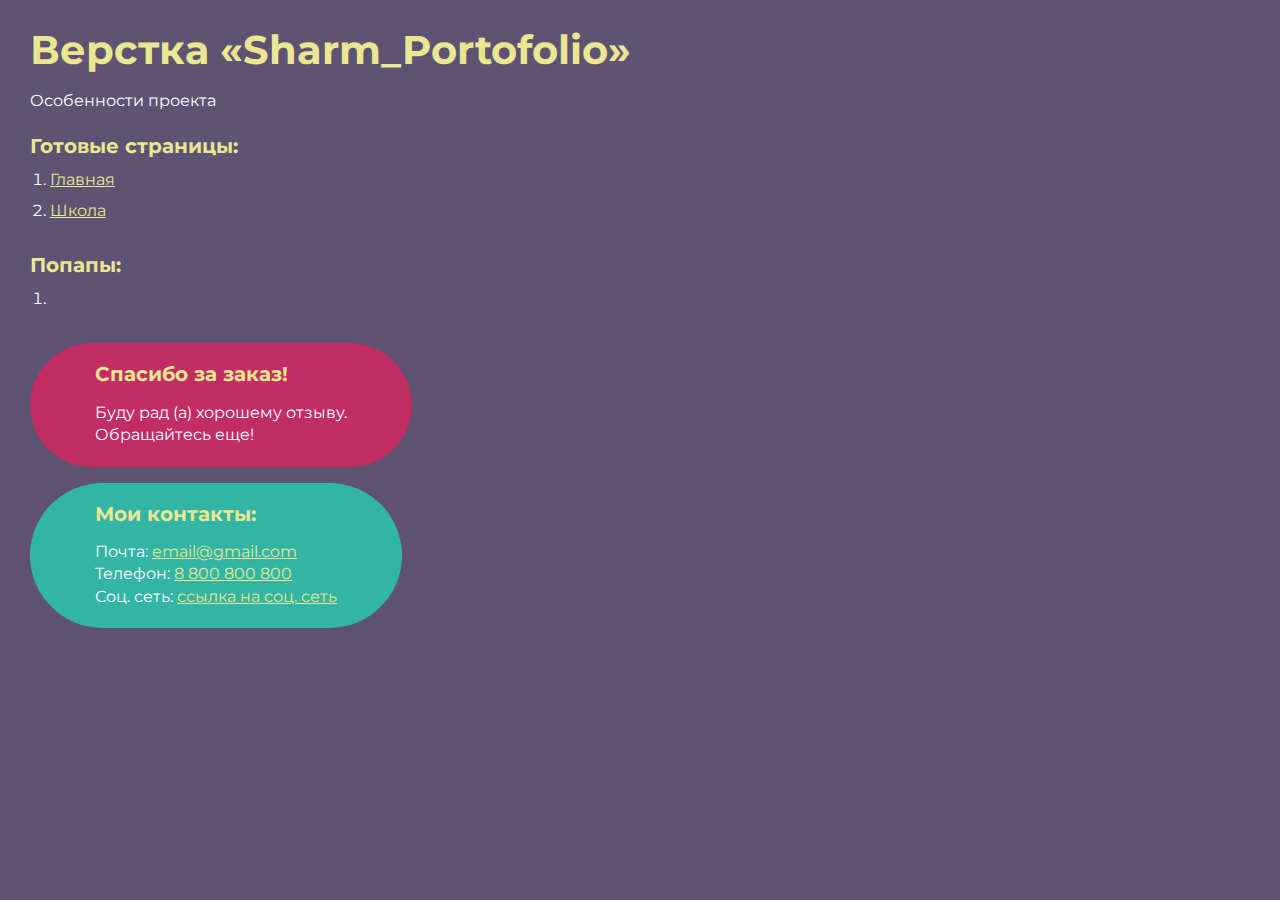
<file: index.html>
<!DOCTYPE html>
<html>

<head>
	<meta charset="UTF-8">
	<meta name="viewport" content="width=device-width, initial-scale=1.0">
	<title>Верстка «Sharm_Portofolio»</title>
</head>

<body>
	<div class="rootpage">
		<h1>Верстка «Sharm_Portofolio»</h1>
		<div class="rootpage__info">
			Особенности проекта
		</div>
		<h2>Готовые страницы:</h2>
		<ol class="rootpage__list">
			<li><a target="_blank" href="home.html">Главная</a></li>
			<li><a target="_blank" href="school.html">Школа</a></li>
		</ol>
		<h2>Попапы:</h2>
		<ol class="rootpage__list">
			<li><a target="_blank" href="home.html#"></a></li>
		</ol>
		<div class="rootpage__tnx">
			<h2>Спасибо за заказ!</h2>
			<p>Буду рад (а) хорошему отзыву.</p>
			<p>Обращайтесь еще!</p>
		</div>
		<div class="rootpage__contacts">
			<h2>Мои контакты:</h2>
			<p>Почта: <a href="mailto:email@gmail.com">email@gmail.com</a></p>
			<p>Телефон: <a href="tel:8800800800">8 800 800 800</a></p>
			<p>Соц. сеть: <a href="">ссылка на соц. сеть</a></p>
		</div>
	</div>
</body>
<style>
	@charset "UTF-8";
	@import url("https://fonts.googleapis.com/css?family=Montserrat:regular,700&display=swap");

	*,
	*::before,
	*::after {
		padding: 0px;
		margin: 0px;
		border: 0px;
		box-sizing: border-box;
	}

	html,
	body {
		height: 100%;
		margin: 0;
		padding: 0;
		min-width: 320px;
		width: 100%;
		color: #fff;
		background-color: #5e5373;
	}

	body {
		font-family: Montserrat;
		font-size: 100%;
		line-height: 1;
		font-size: 1rem;
	}

	a {
		text-decoration: underline;
		color: #ebe691
	}

	a:visited {
		text-decoration: underline;
		color: #aaa768;
	}

	a:hover {
		text-decoration: none;
	}

	ul li {
		list-style: none;
	}

	img {
		vertical-align: top;
	}

	.wrapper {
		width: 100%;
		min-height: 100%;
		overflow: hidden;
	}

	.rootpage {
		padding: 30px;
		display: flex;
		flex-direction: column;
		align-items: flex-start;
	}

	@media (max-width: 767px) {
		.rootpage {
			padding: 30px 15px;
		}
	}

	h1 {
		color: #ebe691;
		font-size: 2.5rem;
		margin: 0px 0px 1.25rem 0px;
	}

	@media (max-width: 767px) {
		h1 {
			font-size: 1.85rem;
			margin: 0px 0px 1.25rem 0px;
		}
	}

	h2 {
		color: #ebe691;
		font-size: 1.25rem;
		margin: 0px 0px 1rem 0px;
	}

	@media (max-width: 767px) {
		h2 {
			font-size: 1.125rem;
			margin: 0px 0px 1rem 0px;
		}
	}

	.rootpage__info {
		line-height: 140%;
		margin: 0px 0px 1.5rem 0px;
	}

	.rootpage__list {
		margin: 0px 0px 2.25rem 1.25rem;
	}

	.rootpage__list li:not(:last-child) {
		margin: 0px 0px 15px 0px;
	}

	.rootpage__contacts,
	.rootpage__tnx {
		border-radius: 200px;
		padding: 20px 65px;
		line-height: 140%;
	}

	@media (max-width: 767px) {

		.rootpage__contacts,
		.rootpage__tnx {
			border-radius: 40px;
			padding: 20px;
		}
	}

	.rootpage__contacts {
		background: #32b5a4;

	}

	.rootpage__contacts a {
		color: #ebe691;
	}

	.rootpage__tnx {
		background: #c22d63;
		margin: 0px 0px 1rem 0px;
	}
</style>

</html>
</file>
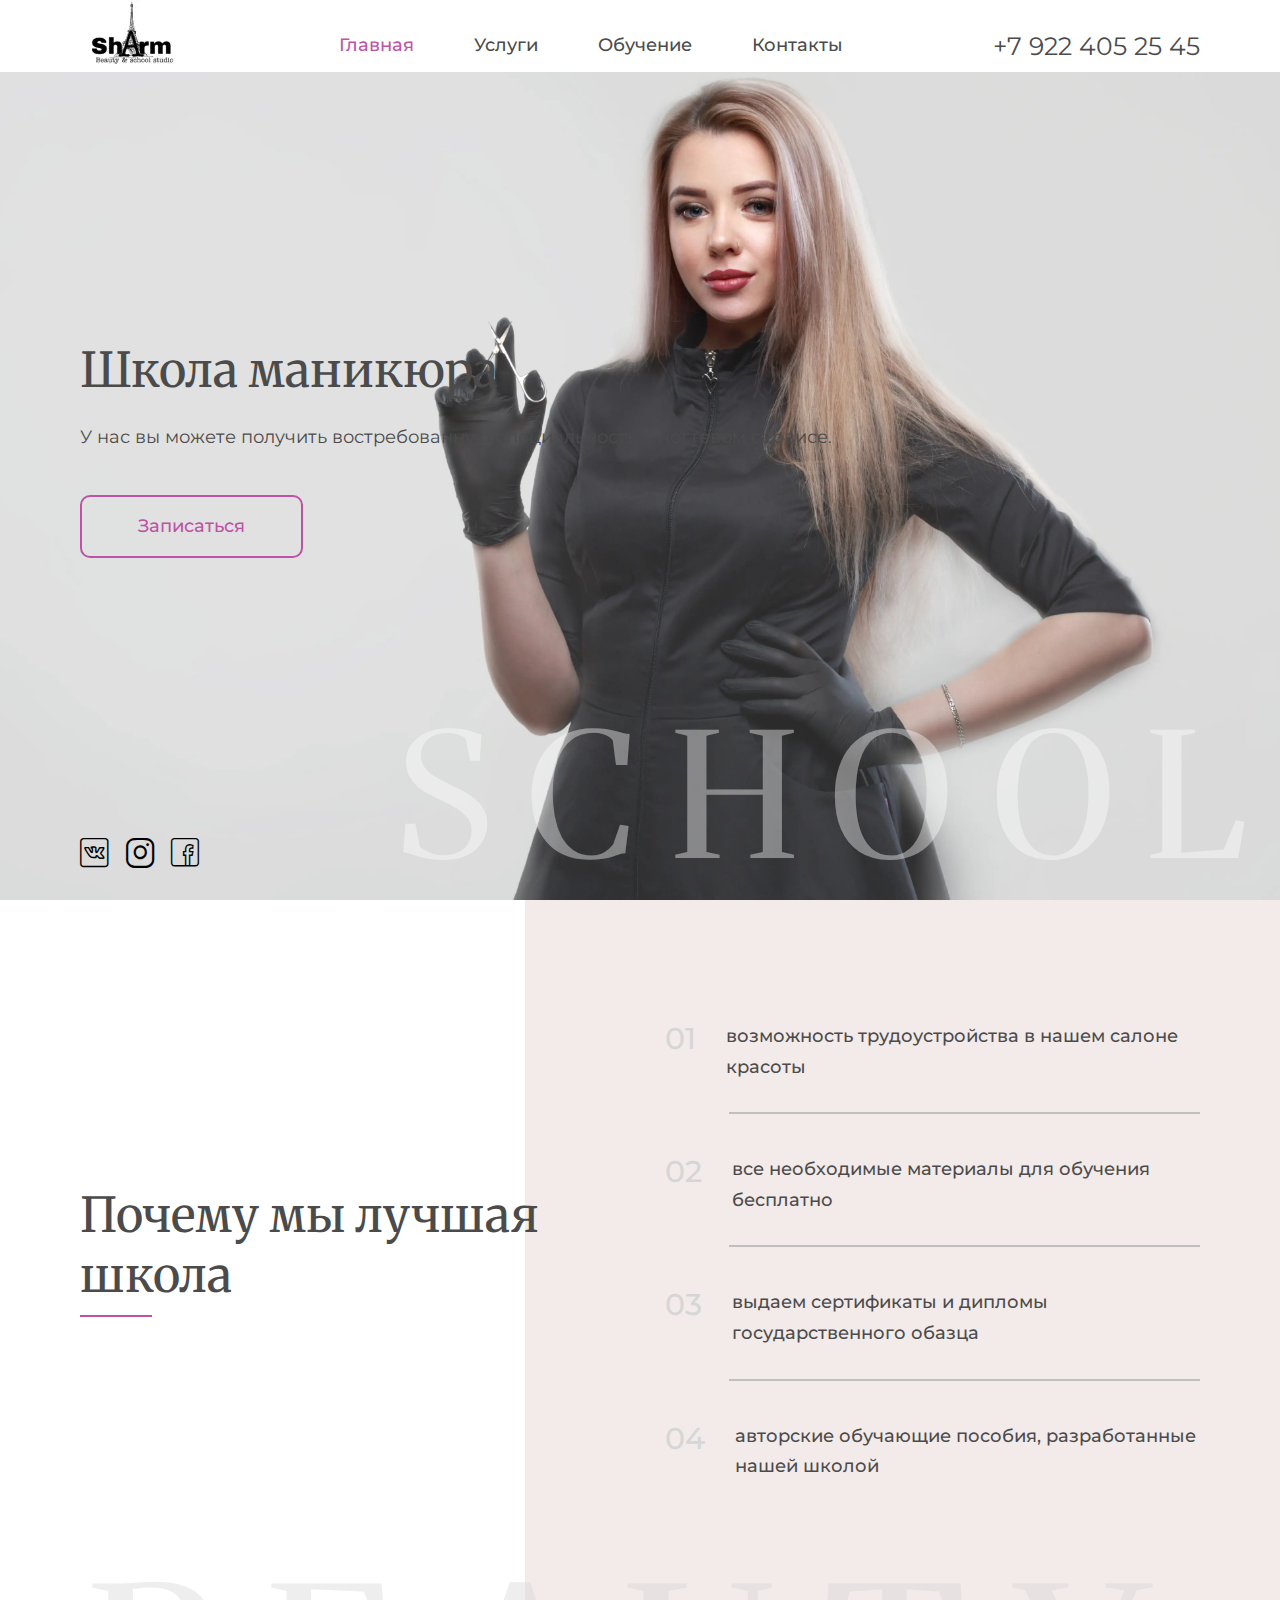
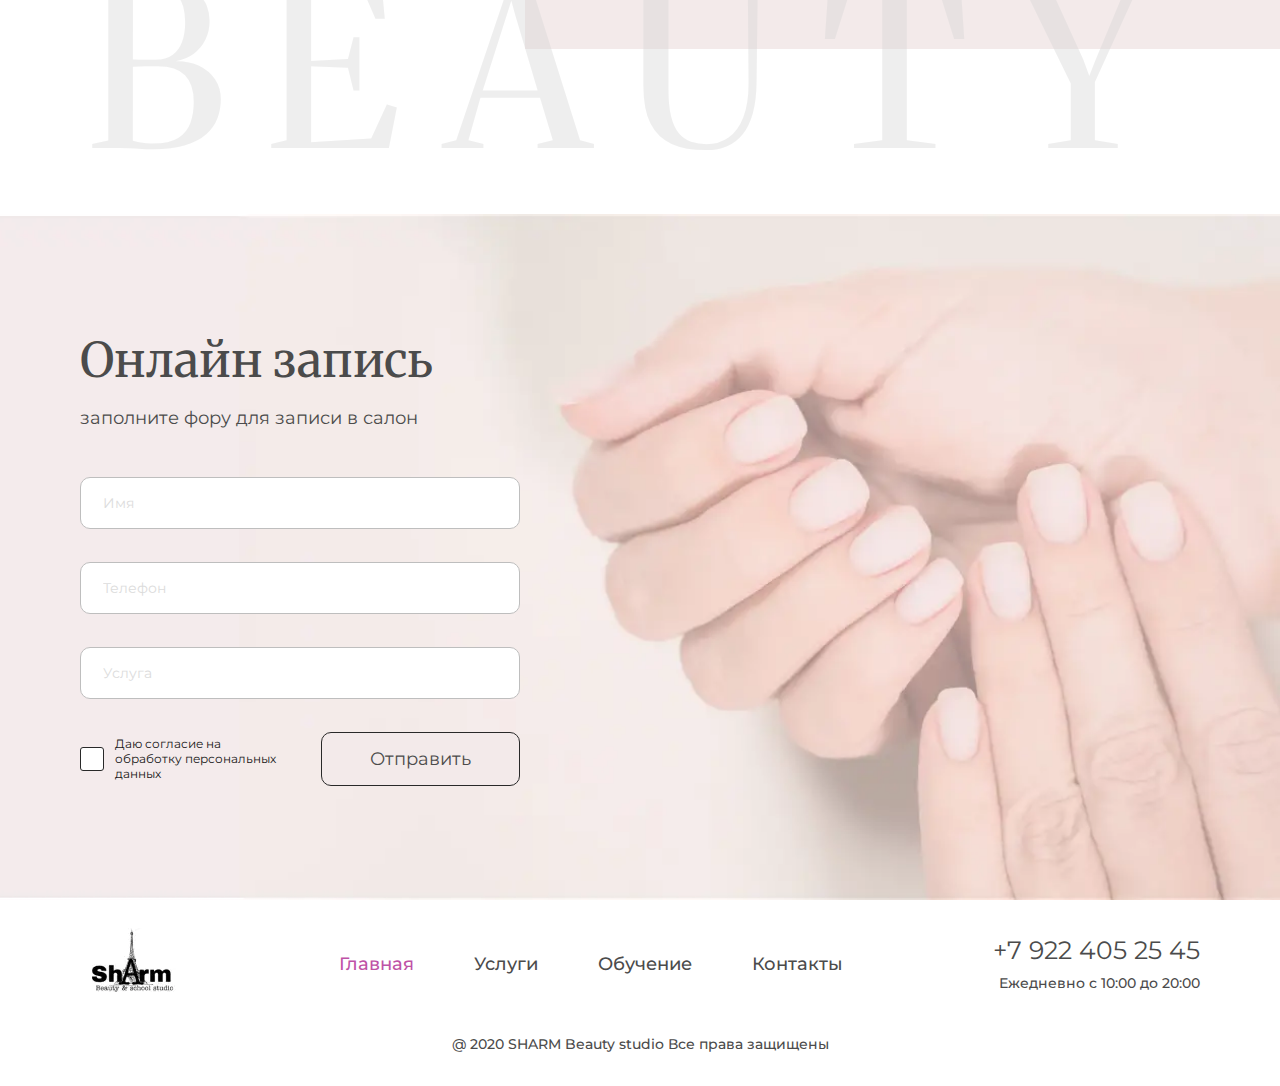
<file: school.html>
<!DOCTYPE html>
<html lang="ru">

<head>
	<title>Школа</title>
	<meta charset="UTF-8">
	<meta name="format-detection" content="telephone=no">
	<!-- <style>body{opacity: 0;}</style> -->
	<link rel="stylesheet" href="css/style.min.css?_v=20220129140332">
	<link rel="shortcut icon" href="favicon.ico">
	<!-- <meta name="robots" content="noindex, nofollow"> -->
	<meta name="viewport" content="width=device-width, initial-scale=1.0">
</head>

<body>
	<div class="wrapper">
		<header class="header" data-scroll="72" data-scroll-show="2000">
			<div class="header__container">
				<div class="header__inner">
					<a href="" class="header__item header__item_logo"><picture><source srcset="img/logo.webp"type="image/webp"><img src="img/logo.png" alt=""></picture></a>

					<div class="header__item header__item_menu menu">
						<button type="button" class="menu__icon icon-menu"><span></span></button>
						<nav class="menu__body" data-da=".wrapper, 991.98">
							<ul class="menu__list">
								<li class="menu__item"><a href="" class="menu__link menu__link_pink">Главная</a></li>
								<li class="menu__item"><a href="" class="menu__link">Услуги</a></li>
								<li class="menu__item"><a href="" class="menu__link">Обучение</a></li>
								<li class="menu__item"><a href="" class="menu__link">Контакты</a></li>
							</ul>
							<div class="menu__social"></div>
							<div class="menu__phone">
							</div>
							<div class="menu__footer">
								<span>sharm</span>
							</div>
						</nav>
					</div>

					<a class="header__item header__item_phone" href="tel:79224052545" data-da=".menu__phone, 479.98">+7 922 405 25 45</a>
				</div>
			</div>
		</header>
		<main class="page">
			<section class="hero hero_school">
				<div class="hero__mobile">
					<div class="hero__sharm">
						<span>sharm</span>
					</div>
					<div class="hero__bg"></div>
					<div class="hero__image-ibg"><picture><source srcset="img/hero/school-small.webp"type="image/webp"><img src="img/hero/school-small.jpg" alt=""></picture></div>
				</div>

				<div class="hero__container">
					<div class="hero__inner">
						<div class="hero__content">
							<h1 class="hero__title hero__title_big">Школа маникюра</h1>
							<span class="hero__description">У нас вы можете получить востребованную специальность в ногтевом сервисе.</span>
							<div class="hero__button">
								<button class="hero__btn">
									Записаться
								</button>
							</div>
						</div>
						<ul class="hero__social social-hero" data-da=".menu__social, 767.98">
							<li class="social-hero__item">
								<a class="social-hero__link _icon-vk-icon" href="#"></a>
							</li>

							<li class="social-hero__item">
								<a class="social-hero__link _icon-insta-icon" href="#"></a>
							</li>

							<li class="social-hero__item">
								<a class="social-hero__link _icon-fb-icon" href="#"></a>
							</li>
						</ul>

					</div>
				</div>
			</section>

			<section class="why">
				<div class="why__container">
					<div class="why__inner">
						<div class="why__item">
							<h2 class="why__title _pink-underline">Почему мы лучшая школа</h2>
						</div>
						<div class="why__item">
							<ol class="why__list" id="list">
								<li class="why__point">
									<span>возможность трудоустройства в нашем салоне красоты</span>
								</li>
								<li class="why__point">
									<span>все необходимые материалы для обучения бесплатно</span>
								</li>
								<li class="why__point">
									<span>выдаем сертификаты и дипломы государственного обазца</span>
								</li>
								<li class="why__point">
									<span>авторские обучающие пособия, разработанные нашей школой</span>
								</li>
							</ol>
						</div>
					</div>
				</div>
			</section>
		</main>
		<footer class="footer">
			<section class="footer-top">
				<div class="footer-top__container">
					<div class="footer-top__content">
						<h2 class="footer-top__title">Онлайн запись</h2>
						<span class="footer-top__description">заполните фору для записи в салон</span>
						<form class="footer-top__form form-footer" action="#">
							<input class="form-footer__input" placeholder="Имя" type="text" required>
							<input class="form-footer__input" placeholder="Телефон" type="tel" required>
							<input class="form-footer__input" placeholder="Услуга" type="text" required>
							<div class="form-footer__line">
								<div class="form-footer__box">
									<input class="form-footer__checkbox" type="checkbox" name="checkbox" id="checkbox" required>
									<label class="form-footer__label" for="checkbox">
										Даю согласие на обработку персональных данных
									</label>
								</div>
								<div class="form-footer__button">
									<button class="form-footer__send" type="submit">Отправить</button>
								</div>
							</div>
						</form>
					</div>
				</div>
			</section>

			<div class="footer-bottom">
				<div class="footer-bottom__container">
					<div class="footer-bottom__inner">
						<a href="" class="footer-bottom__item footer-bottom__item_logo">
							<picture><source srcset="img/logo.webp"type="image/webp"><img src="img/logo.png" alt=""></picture>
						</a>

						<div class="footer-bottom__item footer-bottom__item_menu">
							<ul class="footer-bottom__list footer-list">
								<li class="footer-list__item">
									<a class="footer-list__link footer-list__link_pink" href="">Главная</a>
								</li>
								<li class="footer-list__item">
									<a class="footer-list__link" href="">Услуги</a>
								</li>
								<li class="footer-list__item">
									<a class="footer-list__link" href="">Обучение</a>
								</li>
								<li class="footer-list__item">
									<a class="footer-list__link" href="">Контакты</a>
								</li>
							</ul>
						</div>

						<div class="footer-bottom__item footer-bottom__item_info">
							<a class="footer-bottom__tel" href="tel:79224052545">+7 922 405 25 45</a>
							<span class="footer-bottom__schedule">Ежедневно с 10:00 до 20:00</span>
						</div>
					</div>

					<div class="footer-bottom__bottom">
						<span>@ 2020 SHARM Beauty studio Все права защищены</span>
					</div>
				</div>
			</div>
		</footer>
	</div>
	<!-- 
<div id="popup" aria-hidden="true" class="popup">
	<div class="popup__wrapper">
		<div class="popup__content">
			<button data-close type="button" class="popup__close">Закрыть</button>
			<div class="popup__text">
			</div>
		</div>
	</div>
</div>
 -->

	<script src="js/app.min.js?_v=20220129140332"></script>
</body>

</html>
</file>
<file: css/style.min.css>
@charset "UTF-8";@import url(https://fonts.googleapis.com/css?family=Montserrat:300,regular,500,700&display=swap);@import url(https://fonts.googleapis.com/css?family=Merriweather:300italic,regular&display=swap);@import url(https://fonts.googleapis.com/css?family=Roboto:regular&display=swap);@font-face{font-family:icons;font-display:swap;src:url(../fonts/icons.woff2) format("woff2"),url(../fonts/icons.woff) format("woff");font-weight:400;font-style:normal}[class*=_icon-]:before{font-family:icons;font-style:normal;font-weight:400;font-variant:normal;text-transform:none;line-height:1;-webkit-font-smoothing:antialiased;-moz-osx-font-smoothing:grayscale}[class*=_icon-]:before{display:block}._icon-check:before{content:"\e901"}._icon-arrow:before{content:"\e900"}._icon-fb-icon:before{content:"\e902"}._icon-insta-icon:before{content:"\e903"}._icon-vk-icon:before{content:"\e904"}*{padding:0;margin:0;border:0}*,:after,:before{-webkit-box-sizing:border-box;box-sizing:border-box}body,html{height:100%;min-width:320px}body{color:#4b4b4b;line-height:1;font-family:Montserrat;font-size:1.125rem;-ms-text-size-adjust:100%;-moz-text-size-adjust:100%;-webkit-text-size-adjust:100%;-webkit-font-smoothing:antialiased;-moz-osx-font-smoothing:grayscale}button,input,textarea{font-family:Montserrat;font-size:inherit}button{cursor:pointer;color:inherit;background-color:inherit}a{color:inherit}a:link,a:visited{text-decoration:none}a:hover{text-decoration:none}ul li{list-style:none}img{vertical-align:top}h1,h2,h3,h4,h5,h6{font-weight:inherit;font-size:inherit}.wrapper{min-height:100%;display:-webkit-box;display:-ms-flexbox;display:flex;-webkit-box-orient:vertical;-webkit-box-direction:normal;-ms-flex-direction:column;flex-direction:column;overflow:hidden}.wrapper>main{-webkit-box-flex:1;-ms-flex:1 1 auto;flex:1 1 auto}.wrapper>*{min-width:0}[class*=__container]{max-width:70rem;-webkit-box-sizing:content-box;box-sizing:content-box;margin:0 auto;padding:0 .9375rem}[data-showmore-button] span:last-child{display:none}._showmore-active [data-showmore-button] span{display:none}._showmore-active [data-showmore-button] span:last-child{display:block}[class*=-ibg]{position:relative}[class*=-ibg] img{position:absolute;width:100%;height:100%;top:0;left:0;-o-object-fit:cover;object-fit:cover}[class*=-ibg_contain] img{-o-object-fit:contain;object-fit:contain}[class*=__title]{font-family:Merriweather;line-height:1.25}._pink-underline{padding-bottom:12px;position:relative}._pink-underline::after{content:"";position:absolute;width:72px;height:2px;bottom:0;left:0;background-color:#be52a6}[class*=__description]{display:inline-block;line-height:1.5}[class*=__btn]{font-weight:500;line-height:1.2;padding:19px 56px;color:#be52a6;border:2px solid #be52a6;border-radius:10px;-webkit-transition:all .2s ease 0s;-o-transition:all .2s ease 0s;transition:all .2s ease 0s}[class*=__pagination]{display:-webkit-box;display:-ms-flexbox;display:flex;-webkit-box-align:center;-ms-flex-align:center;align-items:center;padding:0 5px}[class*=__arrow-prev]{font-size:.6875rem}[class*=__arrow-prev].swiper-button-disabled{opacity:.4}[class*=__numeration]{padding:0 10px}[class*=__numeration] .swiper-pagination-current{font-weight:700;font-size:1.5625rem;line-height:1.6;color:#be52a6}[class*=__numeration] .swiper-pagination-total{line-height:2.2}[class*=__arrow-next]{font-size:.6875rem;-webkit-transform:rotateZ(180deg);-ms-transform:rotate(180deg);transform:rotateZ(180deg)}[class*=__arrow-next].swiper-button-disabled{opacity:.4}.header{position:absolute;width:100%;z-index:10;left:0;background-color:#fff}.header._header-scroll{position:fixed;-webkit-transform:translateY(-100%);-ms-transform:translateY(-100%);transform:translateY(-100%)}.header._header-show{-webkit-transform:translateY(0);-ms-transform:translateY(0);transform:translateY(0);-webkit-transition:-webkit-transform .3s ease 0s;transition:-webkit-transform .3s ease 0s;-o-transition:transform .3s ease 0s;transition:transform .3s ease 0s;transition:transform .3s ease 0s,-webkit-transform .3s ease 0s;border-bottom:1px solid #dbdbdb}.header__inner{display:-webkit-box;display:-ms-flexbox;display:flex;-webkit-box-pack:justify;-ms-flex-pack:justify;justify-content:space-between;-webkit-box-align:center;-ms-flex-align:center;align-items:center;margin:0 -5px}.header__item{padding:0 5px}.header__item_logo{-webkit-box-flex:0;-ms-flex:0 0 119px;flex:0 0 119px;position:relative;z-index:1}.header__item_logo img{width:100%}.header__item_menu{-webkit-box-flex:0;-ms-flex:0 0 auto;flex:0 0 auto}.header__item_phone{-webkit-box-flex:0;-ms-flex:0 0 auto;flex:0 0 auto;line-height:1.2;position:relative;z-index:1;-webkit-transition:color .2s ease 0s;-o-transition:color .2s ease 0s;transition:color .2s ease 0s}.menu__list{display:-webkit-box;display:-ms-flexbox;display:flex;-ms-flex-wrap:wrap;flex-wrap:wrap;-webkit-box-flex:1;-ms-flex:1 1 auto;flex:1 1 auto}.menu__item{position:relative;overflow:hidden;padding:5px 5px}.menu__item::after{content:"";position:absolute;left:-100%;bottom:0;width:100%;height:1px;background-color:#be52a6;-webkit-transition:left .2s ease 0s;-o-transition:left .2s ease 0s;transition:left .2s ease 0s}.menu__link{font-weight:500;line-height:1.2}.menu__link_pink{color:#be52a6}.menu__phone{display:none}.menu__social{display:none}.menu__footer{display:none}.icon-menu{display:none}.hero{position:relative}.hero__container{height:100%;display:-webkit-box;display:-ms-flexbox;display:flex;-webkit-box-align:end;-ms-flex-align:end;align-items:flex-end}.hero__inner{padding:100px 0 0 0;height:100%;display:-webkit-box;display:-ms-flexbox;display:flex;-webkit-box-orient:vertical;-webkit-box-direction:normal;-ms-flex-direction:column;flex-direction:column;width:100%}.hero__content{-webkit-box-flex:1;-ms-flex:1 1 auto;flex:1 1 auto;display:-webkit-box;display:-ms-flexbox;display:flex;-webkit-box-orient:vertical;-webkit-box-direction:normal;-ms-flex-direction:column;flex-direction:column;-webkit-box-pack:center;-ms-flex-pack:center;justify-content:center;padding-bottom:40px;width:100%}.hero__title{font-size:4.6875rem}.hero__title:not(:last-child){margin:0 0 18px 0}.hero__description{line-height:2.2}.hero__description:not(:last-child){margin:0 0 37px 0}.hero__mobile{display:none}.hero__sharm{-webkit-box-flex:0;-ms-flex:0 0 120px;flex:0 0 120px;background-color:#fff;color:#c5c2c2;left:0;top:0;-webkit-writing-mode:vertical-rl;-ms-writing-mode:tb-rl;writing-mode:vertical-rl;-webkit-transform:rotate(-180deg);-ms-transform:rotate(-180deg);transform:rotate(-180deg);display:-webkit-box;display:-ms-flexbox;display:flex;-webkit-box-pack:center;-ms-flex-pack:center;justify-content:center;-webkit-box-align:center;-ms-flex-align:center;align-items:center;padding:60px 0 100px}.hero__sharm span{font-size:60px;line-height:1;letter-spacing:.5em;font-family:Merriweather;text-transform:uppercase}.hero__bg{-webkit-box-flex:1;-ms-flex:1 1 auto;flex:1 1 auto}.hero__image-ibg{padding-left:100%}.social-hero{display:-webkit-box;display:-ms-flexbox;display:flex;-webkit-column-gap:5px;-moz-column-gap:5px;column-gap:5px;margin:0 -5px}.social-hero__item{padding:0 5px;-webkit-transition:-webkit-transform .2s ease 0s;transition:-webkit-transform .2s ease 0s;-o-transition:transform .2s ease 0s;transition:transform .2s ease 0s;transition:transform .2s ease 0s,-webkit-transform .2s ease 0s}.social-hero__link{color:#000;font-size:1.875rem;-webkit-transition:color .2s ease 0s;-o-transition:color .2s ease 0s;transition:color .2s ease 0s}.welcome{padding:110px 0 0}.welcome__inner{display:-webkit-box;display:-ms-flexbox;display:flex;row-gap:30px}.welcome__item{-webkit-box-flex:1;-ms-flex:1 1 50%;flex:1 1 50%}.welcome__title{position:relative}.welcome__text span{line-height:1.9}.welcome__more{color:#be52a6}.welcome__video{position:relative;padding-bottom:53.5714285714%;cursor:pointer}.welcome__video._active::after,.welcome__video._active::before{opacity:0}.welcome__video::before{content:"";position:absolute;top:0;left:0;width:100%;height:100%;background-color:#be52a6;z-index:2;opacity:.4;-webkit-transition:opacity .3s ease 0s;-o-transition:opacity .3s ease 0s;transition:opacity .3s ease 0s}.welcome__video::after{content:url(../img/icons/play.svg);display:-webkit-box;display:-ms-flexbox;display:flex;-webkit-box-align:center;-ms-flex-align:center;align-items:center;-webkit-box-pack:center;-ms-flex-pack:center;justify-content:center;position:absolute;top:50%;left:50%;-webkit-transform:translate(-50%,-50%);-ms-transform:translate(-50%,-50%);transform:translate(-50%,-50%);z-index:1;-webkit-transition:opacity .3s ease 0s;-o-transition:opacity .3s ease 0s;transition:opacity .3s ease 0s}.welcome__video video{-o-object-fit:cover;object-fit:cover;position:absolute;top:0;left:0;width:100%;height:100%}.services__title:not(:last-child){margin:0 0 10px 0}.services__inner{display:-webkit-box;display:-ms-flexbox;display:flex;-ms-flex-wrap:wrap;flex-wrap:wrap;margin:0 -15px;row-gap:30px}.services__item{-webkit-box-flex:1;-ms-flex:1 1 25%;flex:1 1 25%;padding:0 15px;min-width:170px}.item-services__image-ibg{padding-bottom:164.2023346304%;overflow:hidden}.item-services__image-ibg::before{content:"Подробнее";position:absolute;width:100%;height:100%;background-color:rgba(0,0,0,.5);top:-100%;left:0;z-index:1;display:-webkit-box;display:-ms-flexbox;display:flex;-webkit-box-align:center;-ms-flex-align:center;align-items:center;-webkit-box-pack:center;-ms-flex-pack:center;justify-content:center;color:#fff;font-weight:500;font-size:1.25rem;-webkit-transition:top .2s ease .2s;-o-transition:top .2s ease .2s;transition:top .2s ease .2s}.item-services__image-ibg::after{position:absolute;bottom:0;right:0;background:rgba(236,234,234,.7);width:100%;display:-webkit-box;display:-ms-flexbox;display:flex;-webkit-box-align:center;-ms-flex-align:center;align-items:center;-webkit-box-pack:center;-ms-flex-pack:center;justify-content:center;padding:15px 0;text-align:center;color:#000;-webkit-transition:right .3s ease 0s;-o-transition:right .3s ease 0s;transition:right .3s ease 0s}.item-services__image-ibg_first::after{content:"Визаж"}.item-services__image-ibg_second::after{content:"Ногтевой сервис"}.item-services__image-ibg_third::after{content:"Депиляция"}.item-services__image-ibg_fourth::after{content:"Солярий"}.item-services__image-ibg img{-webkit-transition:-webkit-transform .5s ease 0s;transition:-webkit-transform .5s ease 0s;-o-transition:transform .5s ease 0s;transition:transform .5s ease 0s;transition:transform .5s ease 0s,-webkit-transform .5s ease 0s}.why{position:relative;padding-bottom:312px}.why__inner{display:-webkit-box;display:-ms-flexbox;display:flex;-webkit-box-align:center;-ms-flex-align:center;align-items:center;position:relative;-webkit-column-gap:20px;-moz-column-gap:20px;column-gap:20px;row-gap:20px}.why__list{list-style:none;list-style-type:none;counter-reset:item;padding:20px 0}.why__point{position:relative;display:-webkit-box;display:-ms-flexbox;display:flex;-webkit-column-gap:30px;-moz-column-gap:30px;column-gap:30px}.why__point:not(:last-child)::after{content:"";position:absolute;width:88%;height:2px;background-color:#bfbfbf;bottom:0;right:0;z-index:1}.why__point::before{counter-increment:item;content:counter(item,decimal-leading-zero);top:0;left:0;font-weight:500;font-size:1.875rem;line-height:1.2;text-transform:lowercase;color:#d6d6d6}.why__point span{font-weight:500;line-height:1.7}.masters{background-color:#eceaea}.masters-top__line{display:-webkit-box;display:-ms-flexbox;display:flex}.swiper-slide{min-width:214px}.slide-masters__image-ibg{padding-bottom:134.5609065156%}.slide-masters__image-ibg:not(:last-child){margin:0 0 22px 0}.slide-masters__box{display:-webkit-box;display:-ms-flexbox;display:flex;-webkit-box-orient:vertical;-webkit-box-direction:normal;-ms-flex-direction:column;flex-direction:column;-webkit-box-pack:center;-ms-flex-pack:center;justify-content:center;-webkit-box-align:center;-ms-flex-align:center;align-items:center;text-align:center}.slide-masters__box:not(:last-child){margin:0 0 14px 0}.slide-masters__box span{color:#fff}.slide-masters__skill{font-weight:500;font-size:1rem;line-height:2}.slide-masters__skill:not(:last-child){margin:0 0 10px 0}.slide-masters__description{line-height:1.4}.slide-masters__bottom{display:-webkit-box;display:-ms-flexbox;display:flex;-webkit-box-orient:vertical;-webkit-box-direction:normal;-ms-flex-direction:column;flex-direction:column;-webkit-box-align:center;-ms-flex-align:center;align-items:center;-webkit-box-pack:center;-ms-flex-pack:center;justify-content:center;text-align:center}.slide-masters__bottom span{-webkit-transition:color .2s ease 0s;-o-transition:color .2s ease 0s;transition:color .2s ease 0s}.slide-masters__name{font-weight:500;line-height:1.5}.slide-masters__position{line-height:1.5}.masters-bottom{display:none}.reviews-top:not(:last-child){padding:0 0 60px 0}.reviews-top__title:not(:last-child){margin:0 0 15px 0}.reviews-top__description{padding:0 5px}.slide-reviews__inner{display:-webkit-box;display:-ms-flexbox;display:flex;-webkit-box-align:end;-ms-flex-align:end;align-items:flex-end}.slide-reviews__item{-webkit-box-flex:0;-ms-flex:0 1 50%;flex:0 1 50%;position:relative}.slide-reviews__image-ibg{padding-bottom:55%}.slide-reviews__content{padding:32px 37px 50px}.slide-reviews__person{display:-webkit-box;display:-ms-flexbox;display:flex;-webkit-column-gap:15px;-moz-column-gap:15px;column-gap:15px;-webkit-box-align:center;-ms-flex-align:center;align-items:center}.slide-reviews__person:not(:last-child){margin:0 0 14px 0}.slide-reviews__name{color:#000;font-weight:500;line-height:2}.slide-reviews__social{font-size:1.5rem;color:#be52a6;-webkit-transition:-webkit-transform .2s ease 0s;transition:-webkit-transform .2s ease 0s;-o-transition:transform .2s ease 0s;transition:transform .2s ease 0s;transition:transform .2s ease 0s,-webkit-transform .2s ease 0s}.slide-reviews__text p{line-height:1.8}.slide-reviews__more{color:#be52a6;line-height:2.1}.reviews-bottom{display:none}.insta__title:not(:last-child){margin:0 0 10px 0}.insta__description{padding:0 5px}.insta__subscribe{display:-webkit-box;display:-ms-flexbox;display:flex;-webkit-box-align:center;-ms-flex-align:center;align-items:center;padding:0 5px}.insta__link{font-weight:500;color:#be52a6;padding:5px 0;position:relative;overflow:hidden}.insta__link::after{content:"";position:absolute;width:100%;height:1px;background-color:#be52a6;bottom:0;left:-100%;-webkit-transition:left .2s ease 0s;-o-transition:left .2s ease 0s;transition:left .2s ease 0s}.insta__icon{font-size:1.5rem;color:#be52a6;-webkit-transition:-webkit-transform .2s ease 0s;transition:-webkit-transform .2s ease 0s;-o-transition:transform .2s ease 0s;transition:transform .2s ease 0s;transition:transform .2s ease 0s,-webkit-transform .2s ease 0s}.insta__inner{display:-webkit-box;display:-ms-flexbox;display:flex;-ms-flex-wrap:wrap;flex-wrap:wrap;row-gap:20px;margin:0 -10px}.insta__inner:not(:last-child){margin:0 0 20px 0}.insta__item{-webkit-box-flex:1;-ms-flex:1 1 25%;flex:1 1 25%;padding:0 10px;min-width:150px}.insta__social{display:none}.item-insta__image-ibg{padding-bottom:100%;overflow:hidden}.item-insta__image-ibg::before{content:"Перейти";position:absolute;width:100%;height:100%;background-color:rgba(0,0,0,.5);top:-100%;left:0;z-index:1;display:-webkit-box;display:-ms-flexbox;display:flex;-webkit-box-align:center;-ms-flex-align:center;align-items:center;-webkit-box-pack:center;-ms-flex-pack:center;justify-content:center;color:#fff;font-weight:500;font-size:1.25rem;-webkit-transition:top .2s ease 0s;-o-transition:top .2s ease 0s;transition:top .2s ease 0s}.item-insta__image-ibg img{-webkit-transition:-webkit-transform .2s ease 0s;transition:-webkit-transform .2s ease 0s;-o-transition:transform .2s ease 0s;transition:transform .2s ease 0s;transition:transform .2s ease 0s,-webkit-transform .2s ease 0s}.footer-top__title:not(:last-child){margin:0 0 15px 0}.footer-top__description:not(:last-child){margin:0 0 45px 0}.footer-top__form{max-width:440px}.form-footer{display:-webkit-box;display:-ms-flexbox;display:flex;-webkit-box-orient:vertical;-webkit-box-direction:normal;-ms-flex-direction:column;flex-direction:column;row-gap:33px}.form-footer__input{padding:16px 22px;border:1px solid #bebebe;border-radius:10px;font-size:.875rem}.form-footer__input::-webkit-input-placeholder{color:#dcdcdc;font-size:.875rem}.form-footer__input::-moz-placeholder{color:#dcdcdc;font-size:.875rem}.form-footer__input:-ms-input-placeholder{color:#dcdcdc;font-size:.875rem}.form-footer__input::-ms-input-placeholder{color:#dcdcdc;font-size:.875rem}.form-footer__input::placeholder{color:#dcdcdc;font-size:.875rem}.form-footer__line{display:-webkit-box;display:-ms-flexbox;display:flex;-webkit-box-pack:justify;-ms-flex-pack:justify;justify-content:space-between;margin:0 -15px;-ms-flex-wrap:wrap;flex-wrap:wrap;row-gap:34px}.form-footer__box{-webkit-box-flex:0;-ms-flex:0 1 240px;flex:0 1 240px;display:-webkit-box;display:-ms-flexbox;display:flex;-webkit-box-align:center;-ms-flex-align:center;align-items:center;padding:0 15px;position:relative}.form-footer__checkbox{position:absolute;top:0;left:0;opacity:0}.form-footer__checkbox:checked+.form-footer__label::before{background:#fff url(../img/icons/checkbox.svg) center/80% no-repeat}.form-footer__label{color:#161616;font-size:12px;line-height:1.25;display:-webkit-box;display:-ms-flexbox;display:flex;gap:11px;-webkit-box-align:center;-ms-flex-align:center;align-items:center}.form-footer__label::before{content:"";-webkit-box-flex:0;-ms-flex:0 0 24px;flex:0 0 24px;height:24px;background-color:#fff;border:1px solid #292929;border-radius:3px;-webkit-transition:all .2s ease 0s;-o-transition:all .2s ease 0s;transition:all .2s ease 0s;cursor:pointer}.form-footer__button{padding:0 15px;-webkit-box-flex:0;-ms-flex:0 1 auto;flex:0 1 auto;display:-webkit-box;display:-ms-flexbox;display:flex}.form-footer__send{padding:15px 48px;border:1px solid #292929;border-radius:10px;background-color:#f3eaea;-webkit-transition:all .2s ease 0s;-o-transition:all .2s ease 0s;transition:all .2s ease 0s}.footer-bottom__inner{display:-webkit-box;display:-ms-flexbox;display:flex;-webkit-box-pack:justify;-ms-flex-pack:justify;justify-content:space-between;-webkit-box-align:center;-ms-flex-align:center;align-items:center;padding:28px 0 18px;margin:0 -5px;-ms-flex-wrap:wrap;flex-wrap:wrap;row-gap:11px}.footer-bottom__item{padding:0 5px}.footer-bottom__item_logo{-webkit-box-flex:0;-ms-flex:0 0 119px;flex:0 0 119px}.footer-bottom__item_logo img{width:100%}.footer-bottom__item_info{display:-webkit-box;display:-ms-flexbox;display:flex;-webkit-box-orient:vertical;-webkit-box-direction:normal;-ms-flex-direction:column;flex-direction:column;-webkit-box-flex:0;-ms-flex:0 0 auto;flex:0 0 auto;row-gap:10px;-webkit-box-align:end;-ms-flex-align:end;align-items:flex-end}.footer-bottom__tel{font-size:25px;line-height:1.2;-webkit-transition:color .2s ease 0s;-o-transition:color .2s ease 0s;transition:color .2s ease 0s}.footer-bottom__schedule{font-weight:500;line-height:1.2}.footer-list{display:-webkit-box;display:-ms-flexbox;display:flex;margin:0 -5px;row-gap:20px;-ms-flex-wrap:wrap;flex-wrap:wrap}.footer-list__item{padding:10px 5px;position:relative;overflow:hidden}.footer-list__item::after{content:"";position:absolute;left:-100%;bottom:0;width:100%;height:1px;background-color:#be52a6;-webkit-transition:left .2s ease 0s;-o-transition:left .2s ease 0s;transition:left .2s ease 0s}.footer-list__link{font-weight:500}.footer-list__link_pink{color:#be52a6}.swiper{overflow:hidden}.swiper-wrapper{width:100%;height:100%;-webkit-box-sizing:content-box;box-sizing:content-box;display:-webkit-box;display:-ms-flexbox;display:flex;position:relative}.swiper-vertical .swiper-wrapper{-webkit-box-orient:vertical;-webkit-box-direction:normal;-ms-flex-direction:column;flex-direction:column}.swiper-autoheight .swiper-wrapper{-webkit-box-align:start;-ms-flex-align:start;align-items:flex-start}.swiper-initialized .swiper-slide{-ms-flex-negative:0;flex-shrink:0}.swiper-android .swiper-slide,.swiper-android .swiper-wrapper{-webkit-transform:translate3d(0,0,0);transform:translate3d(0,0,0)}.swiper-button-lock{display:none!important}@media (min-width:47.99875em){.header{top:-100%;-webkit-transition:top 1s ease .3s;-o-transition:top 1s ease .3s;transition:top 1s ease .3s}.loaded .header{top:0}.header__item_menu{padding-top:20px}.header__item_phone{padding-top:20px}.no-webp .hero{background:url(../img/hero/hero-bg.jpg) center top/cover no-repeat}.hero{height:100vh;min-height:700px}.hero::before{content:"SHARM";text-transform:uppercase;position:absolute;bottom:0;right:-100%;font-family:Merriweather;font-size:200px;line-height:1.2;letter-spacing:.2em;color:rgba(255,255,255,.4);-webkit-transition:right 1s ease .3s;-o-transition:right 1s ease .3s;transition:right 1s ease .3s}.loaded .hero::before{right:0}.no-webp .hero_school{background:url(../img/hero/bg-school.jpg) center top/cover no-repeat}.hero_school::before{content:"school"}.hero__inner{position:relative;left:-150%;-webkit-transition:left 1s ease .3s;-o-transition:left 1s ease .3s;transition:left 1s ease .3s}.loaded .hero__inner{left:0}.hero__description{font-size:1.125rem}.hero__social{padding:0 0 32px 0}.welcome__text span{padding:0 0 30px 0}.welcome__content{display:-webkit-box;display:-ms-flexbox;display:flex;-webkit-box-orient:vertical;-webkit-box-direction:normal;-ms-flex-direction:column;flex-direction:column}.why::before{content:"";position:absolute;right:0;top:0;width:59%;height:82%;background-color:#f3eaea}.why::after{content:"beauty";position:absolute;bottom:0;left:50%;-webkit-transform:translateX(-50%);-ms-transform:translateX(-50%);transform:translateX(-50%);text-transform:uppercase;font-size:250px;line-height:1.3;letter-spacing:.2em;color:#d6d6d6;opacity:.4;font-family:Merriweather}.why__inner{margin:0 -15px}.why__item{-webkit-box-flex:1;-ms-flex:1 1 50%;flex:1 1 50%;padding:0 15px}.masters-top__line{-webkit-box-pack:justify;-ms-flex-pack:justify;justify-content:space-between;-webkit-box-align:center;-ms-flex-align:center;align-items:center;margin:0 -10px}.masters-top__description{padding:0 10px}.masters-top__pagination{padding:0 10px}.slide-masters__overlay{position:absolute;top:-100%;left:0;width:100%;height:100%;display:-webkit-box;display:-ms-flexbox;display:flex;-webkit-box-orient:vertical;-webkit-box-direction:normal;-ms-flex-direction:column;flex-direction:column;-webkit-box-pack:center;-ms-flex-pack:center;justify-content:center;-webkit-box-align:center;-ms-flex-align:center;align-items:center;background-color:rgba(3,3,3,.8);padding:30px;-webkit-transition:top .2s ease 0s;-o-transition:top .2s ease 0s;transition:top .2s ease 0s}.reviews__slide{position:relative}.reviews__slide::before{content:"";position:absolute;bottom:0;left:0;width:100%;height:80%;background-color:#f3eaea}.reviews-top__line{display:-webkit-box;display:-ms-flexbox;display:flex;margin:0 -5px;-webkit-box-pack:justify;-ms-flex-pack:justify;justify-content:space-between}.slide-reviews__inner{-webkit-column-gap:66px;-moz-column-gap:66px;column-gap:66px}.insta__line{display:-webkit-box;display:-ms-flexbox;display:flex;-webkit-box-pack:justify;-ms-flex-pack:justify;justify-content:space-between;margin:0 -5px}.no-webp .footer-top{background:url(../img/footer/bg.jpg) center right/cover no-repeat}.form-footer__send{font-size:1.125rem}.footer-bottom__bottom{display:-webkit-box;display:-ms-flexbox;display:flex;-webkit-box-align:center;-ms-flex-align:center;align-items:center;-webkit-box-pack:center;-ms-flex-pack:center;justify-content:center}.footer-bottom__bottom span{font-weight:500;font-size:14px;line-height:1.2;padding:18px 0 33px}}@media (min-width:47.99875em) and (min-width:93.75em){.hero::before{font-size:12.5rem}}@media (min-width:47.99875em) and (min-width:87.5em){.why::after{font-size:15.625rem}}@media (min-width:61.99875em){.menu__list{margin:0 -5px;row-gap:20px;-webkit-column-gap:50px;-moz-column-gap:50px;column-gap:50px}.welcome__inner{margin:0 -15px}.welcome__item{padding:0 15px}}@media (min-width:71.25em){[class*=__title]{font-size:3rem}.footer-top{padding-top:7.25rem}.footer-top{padding-bottom:7.125rem}.footer-bottom__tel{font-size:1.5625rem}.footer-bottom__schedule{font-size:.875rem}.footer-list{-webkit-column-gap:3.125rem;-moz-column-gap:3.125rem;column-gap:3.125rem}.footer-list__link{font-size:1.125rem}}@media (min-width:71.875em){.header__item_phone{font-size:1.5625rem}}@media (min-width:70em){.welcome__inner{-webkit-column-gap:1.875rem;-moz-column-gap:1.875rem;column-gap:1.875rem}.welcome__inner:not(:last-child){margin-bottom:4.0625rem}.welcome__content span{font-size:1.125rem}.welcome__more{font-size:1.125rem}.services{padding-top:6.875rem}.services{padding-bottom:11.25rem}.services__top:not(:last-child){margin-bottom:3.75rem}.item-services__image-ibg::after{font-size:1.125rem}.why{padding-top:6.3125rem}.why{padding-bottom:19.5rem}.why__point{-webkit-column-gap:1.875rem;-moz-column-gap:1.875rem;column-gap:1.875rem}.why__point:not(:last-child){margin-bottom:2.5rem}.why__point:not(:last-child){padding-bottom:2rem}.why__point span{font-size:1.125rem}.masters{padding-top:7rem}.masters{padding-bottom:7rem}.masters-top:not(:last-child){margin-bottom:3.75rem}.masters-top__title:not(:last-child){margin-bottom:1.875rem}.slide-masters__skill{font-size:1rem}.slide-masters__description{font-size:.875rem}.slide-masters__name{font-size:1.125rem}.slide-masters__position{font-size:.875rem}.reviews{padding-top:7rem}.slide-reviews__text p{font-size:1.125rem}.insta{padding-top:6.875rem}.insta{padding-bottom:11.875rem}.insta__top:not(:last-child){margin-bottom:4rem}.insta__subscribe{-webkit-column-gap:1.875rem;-moz-column-gap:1.875rem;column-gap:1.875rem}.insta__link{font-size:1.125rem}}@media (max-width:20em){[class*=__title]{font-size:1.75rem}.header__item_phone{font-size:1.125rem}.welcome__inner:not(:last-child){margin-bottom:1.25rem}.welcome__content span{font-size:.875rem}.welcome__more{font-size:.875rem}.services{padding-top:4.25rem}.services{padding-bottom:1.875rem}.services__top:not(:last-child){margin-bottom:2.5rem}.item-services__image-ibg::after{font-size:.875rem}.why{padding-top:1.875rem}.why__point{-webkit-column-gap:1.25rem;-moz-column-gap:1.25rem;column-gap:1.25rem}.why__point:not(:last-child){margin-bottom:1.25rem}.why__point:not(:last-child){padding-bottom:1.25rem}.why__point span{font-size:.875rem}.masters{padding-top:3.75rem}.masters{padding-bottom:3.75rem}.masters-top:not(:last-child){margin-bottom:1.875rem}.masters-top__title:not(:last-child){margin-bottom:.9375rem}.slide-masters__skill{font-size:.875rem}.slide-masters__description{font-size:.75rem}.slide-masters__name{font-size:.875rem}.slide-masters__position{font-size:.75rem}.reviews{padding-top:3.75rem}.slide-reviews__text p{font-size:.875rem}.insta{padding-top:3.9375rem}.insta{padding-bottom:3.9375rem}.insta__top:not(:last-child){margin-bottom:2.5rem}.insta__subscribe{-webkit-column-gap:.625rem;-moz-column-gap:.625rem;column-gap:.625rem}.insta__link{font-size:.875rem}.form-footer__send{font-size:.875rem}.footer-bottom__tel{font-size:1.125rem}.footer-bottom__schedule{font-size:.6875rem}.footer-list__link{font-size:.8125rem}}@media (max-width:62.06125em){.welcome__inner{-webkit-column-gap:.625rem;-moz-column-gap:.625rem;column-gap:.625rem}}@media (max-width:61.99875em){.lock body{overflow:hidden;-ms-touch-action:none;touch-action:none}.header::before{content:"";position:absolute;top:0;left:0;width:100%;height:100%;background-color:#fff;z-index:1}.header__item_menu{-webkit-box-ordinal-group:3;-ms-flex-order:2;order:2}.header__item_phone{-webkit-box-ordinal-group:2;-ms-flex-order:1;order:1}.menu__body{position:fixed;width:100%;height:100%;top:-100%;left:0;display:-webkit-box;display:-ms-flexbox;display:flex;-webkit-box-orient:vertical;-webkit-box-direction:normal;-ms-flex-direction:column;flex-direction:column;-webkit-transition:top .2s ease 0s;-o-transition:top .2s ease 0s;transition:top .2s ease 0s;overflow-y:auto;background-color:#eceaea;z-index:2}.menu-open .menu__body{top:0}.menu__list{-webkit-box-orient:vertical;-webkit-box-direction:normal;-ms-flex-direction:column;flex-direction:column;padding:100px 20px 30px}.menu__item{padding:10px 0;position:relative}.menu__item:not(:last-child)::after{content:"";position:absolute;bottom:0;left:0;width:100%;height:1px;background-color:#f5f5f5}.menu__link{font-size:1.5625rem;display:inline-block;width:100%;padding:10px 0}.menu__footer{display:-webkit-box;display:-ms-flexbox;display:flex;-webkit-box-align:center;-ms-flex-align:center;align-items:center;-webkit-box-pack:center;-ms-flex-pack:center;justify-content:center;padding:20px 10px;background-color:#fff}.menu__footer span{font-family:Merriweather;font-size:3.75rem;letter-spacing:.5em;color:#c5c2c2;text-transform:uppercase}.icon-menu{display:block;position:relative;width:30px;height:18px;cursor:pointer;z-index:5}.icon-menu span,.icon-menu::after,.icon-menu::before{content:"";-webkit-transition:all .3s ease 0s;-o-transition:all .3s ease 0s;transition:all .3s ease 0s;left:0;position:absolute;width:100%;height:2px;background-color:#000}.menu-open .icon-menu span,.menu-open .icon-menu::after,.menu-open .icon-menu::before{background-color:#be52a6}.icon-menu::before{top:0}.icon-menu::after{bottom:0}.icon-menu span{top:calc(50% - 1px)}.menu-open .icon-menu span{-webkit-transform:scale(0);-ms-transform:scale(0);transform:scale(0)}.menu-open .icon-menu::before{-webkit-transform:rotate(-45deg);-ms-transform:rotate(-45deg);transform:rotate(-45deg);top:calc(50% - 1px)}.menu-open .icon-menu::after{-webkit-transform:rotate(45deg);-ms-transform:rotate(45deg);transform:rotate(45deg);bottom:calc(50% - 1px)}.welcome__inner{-webkit-box-orient:vertical;-webkit-box-direction:normal;-ms-flex-direction:column;flex-direction:column}.welcome__more{padding:10px 0 0 0}.footer-bottom__item_logo{-webkit-box-ordinal-group:2;-ms-flex-order:1;order:1}.footer-bottom__item_menu{-webkit-box-ordinal-group:1;-ms-flex-order:0;order:0;-webkit-box-flex:0;-ms-flex:0 0 100%;flex:0 0 100%;padding:0 0 20px 0;position:relative}.footer-bottom__item_menu::after{content:"";position:absolute;width:100%;height:1px;background-color:#4f4f4f;bottom:0;left:0}.footer-bottom__item_info{-webkit-box-ordinal-group:3;-ms-flex-order:2;order:2}.footer-list{-webkit-box-pack:center;-ms-flex-pack:center;justify-content:center}}@media (max-width:61.99875em) and (max-width:20em){.menu__footer span{font-size:1.875rem}}@media (max-width:47.99875em){[class*=__title]{text-align:center}._pink-underline::after{left:50%;-webkit-transform:translateX(-50%);-ms-transform:translateX(-50%);transform:translateX(-50%)}[class*=__description]{display:block;text-align:center}[class*=__btn]{border-color:#4f4f4f;color:#4f4f4f}.header{padding:5px 0;top:0}.header__item_logo img{max-width:70px}.menu__list{padding:70px 20px 20px}.menu__social{display:-webkit-box;display:-ms-flexbox;display:flex;-webkit-box-pack:center;-ms-flex-pack:center;justify-content:center;-webkit-box-align:center;-ms-flex-align:center;align-items:center;padding:15px 0}.hero{background-color:#f3eaea}.hero__inner{padding:34px 0 0 0}.hero__content{text-align:center}.hero__description:not(:last-child){margin:0 0 26px 0}.hero__mobile{display:-webkit-box;display:-ms-flexbox;display:flex}.welcome__text span{display:inline-block;margin-right:5px}.welcome__video{margin:0 -15px;padding-bottom:64%}.services__inner{margin:0 -10px;row-gap:20px}.services__item{padding:0 10px;-webkit-box-flex:1;-ms-flex:1 1 50%;flex:1 1 50%}.why{padding-bottom:7.5rem}.why__inner{-webkit-box-orient:vertical;-webkit-box-direction:normal;-ms-flex-direction:column;flex-direction:column}.why__point span{font-weight:400}.slide-masters__overlay{display:none}.masters-bottom{display:-webkit-box;display:-ms-flexbox;display:flex;-webkit-box-pack:center;-ms-flex-pack:center;justify-content:center;-webkit-box-align:center;-ms-flex-align:center;align-items:center}.reviews{position:relative}.reviews .swiper{overflow:visible!important}.reviews__slider:not(:last-child){margin:0 0 25px 0}.slide-reviews{padding:0 0 120px 0}.slide-reviews__container{padding:0}.slide-reviews__image-ibg{padding-bottom:77.9220779221%}.slide-reviews__content{background-color:#f3eaea;margin:0 0 -10% -10%;-webkit-transform:translate(0,50px);-ms-transform:translate(0,50px);transform:translate(0,50px);padding:20px;-webkit-box-flex:1;-ms-flex:1 1 50%;flex:1 1 50%}.slide-reviews__more{padding:10px 0 0 0}.reviews-bottom{display:-webkit-box;display:-ms-flexbox;display:flex;-webkit-box-align:center;-ms-flex-align:center;align-items:center;-webkit-box-pack:center;-ms-flex-pack:center;justify-content:center}.insta__inner{margin:0 -5px;row-gap:10px}.insta__item{padding:0 5px}.insta__social{display:-webkit-box;display:-ms-flexbox;display:flex;-webkit-box-pack:center;-ms-flex-pack:center;justify-content:center}.footer-top{background-color:#f3eaea}.footer-top__content{display:-webkit-box;display:-ms-flexbox;display:flex;-webkit-box-orient:vertical;-webkit-box-direction:normal;-ms-flex-direction:column;flex-direction:column;-webkit-box-pack:center;-ms-flex-pack:center;justify-content:center;-webkit-box-align:center;-ms-flex-align:center;align-items:center}.form-footer__label::before{border-color:#bebebe}.form-footer__button{width:100%;-webkit-box-pack:center;-ms-flex-pack:center;justify-content:center}.form-footer__send{background-color:#fff;border-color:#bebebe}.footer-bottom__bottom{display:none}}@media (max-width:47.99875em) and (max-width:23.4375em){[class*=__description]{font-size:.875rem}}@media (max-width:47.99875em) and (max-width:20em){.why{padding-bottom:3.75rem}.slide-reviews__name{font-size:.875rem}.slide-reviews__more{font-size:.875rem}}@media (max-width:29.99875em){.menu__phone{display:-webkit-box;display:-ms-flexbox;display:flex;-webkit-box-pack:center;-ms-flex-pack:center;justify-content:center;-webkit-box-align:center;-ms-flex-align:center;align-items:center;padding:20px 0}.services__inner{margin:0 -5px;row-gap:10px}.services__item{padding:0 5px}.masters__slider{margin:0 -15px}}@media (max-width:23.4375em){.hero__description{font-size:.875rem}.footer-top{padding-top:3.375rem}.footer-top{padding-bottom:2.6875rem}.footer-list{-webkit-column-gap:.625rem;-moz-column-gap:.625rem;column-gap:.625rem}}@media (min-width:20em) and (max-width:71.25em){[class*=__title]{font-size:clamp(1.75rem ,1.262195122rem + 2.4390243902vw ,3rem)}.footer-bottom__tel{font-size:clamp(1.125rem ,.9542682927rem + .8536585366vw ,1.5625rem)}.footer-bottom__schedule{font-size:clamp(.6875rem ,.6143292683rem + .3658536585vw ,.875rem)}.footer-list__link{font-size:clamp(.8125rem ,.6905487805rem + .6097560976vw ,1.125rem)}}@media (max-width:47.99875em) and (min-width:47.99875em){[class*=__description]{font-size:1.125rem}.why{padding-bottom:6.25rem}.slide-reviews__name{font-size:1.125rem}.slide-reviews__more{font-size:1.125rem}}@media (max-width:47.99875em) and (min-width:23.4375em) and (max-width:47.99875em){[class*=__description]{font-size:clamp(.875rem ,.6364382411rem + 1.0178635045vw ,1.125rem)}}@media (min-width:20em) and (max-width:71.875em){.header__item_phone{font-size:clamp(1.125rem ,.9563253012rem + .843373494vw ,1.5625rem)}}@media (max-width:61.99875em) and (min-width:71.875em){.menu__footer span{font-size:3.75rem}}@media (max-width:61.99875em) and (min-width:20em) and (max-width:71.875em){.menu__footer span{font-size:clamp(1.875rem ,1.1521084337rem + 3.6144578313vw ,3.75rem)}}@media (min-width:47.99875em) and (min-width:23.4375em) and (max-width:93.75em){.hero::before{font-size:clamp(3.75rem ,.8333333333rem + 12.4444444444vw ,12.5rem)}}@media (min-width:47.99875em) and (max-width:23.4375em){.hero::before{font-size:3.75rem}}@media (max-width:47.99875em) and (min-width:0.0625em) and (max-width:47.99875em){.hero__title{font-size:clamp(1.75rem ,1.7483702313rem + 2.6076299252vw ,3rem)}}@media (min-width:23.4375em) and (max-width:47.99875em){.hero__description{font-size:clamp(.875rem ,.6364382411rem + 1.0178635045vw ,1.125rem)}}@media (min-width:62.06125em) and (max-width:70em){.welcome__inner{-webkit-column-gap:clamp(.625rem ,-9.1468863171rem + 15.7455518816vw ,1.875rem);-moz-column-gap:clamp(.625rem ,-9.1468863171rem + 15.7455518816vw ,1.875rem);column-gap:clamp(.625rem ,-9.1468863171rem + 15.7455518816vw ,1.875rem)}}@media (min-width:20em) and (max-width:70em){.welcome__inner:not(:last-child){margin-bottom:clamp(1.25rem ,.125rem + 5.625vw ,4.0625rem)}.welcome__content span{font-size:clamp(.875rem ,.775rem + .5vw ,1.125rem)}.welcome__more{font-size:clamp(.875rem ,.775rem + .5vw ,1.125rem)}.services{padding-top:clamp(4.25rem ,3.2rem + 5.25vw ,6.875rem)}.services{padding-bottom:clamp(1.875rem ,-1.875rem + 18.75vw ,11.25rem)}.services__top:not(:last-child){margin-bottom:clamp(2.5rem ,2rem + 2.5vw ,3.75rem)}.item-services__image-ibg::after{font-size:clamp(.875rem ,.775rem + .5vw ,1.125rem)}.why{padding-top:clamp(1.875rem ,.1rem + 8.875vw ,6.3125rem)}.why__point{-webkit-column-gap:clamp(1.25rem ,1rem + 1.25vw ,1.875rem);-moz-column-gap:clamp(1.25rem ,1rem + 1.25vw ,1.875rem);column-gap:clamp(1.25rem ,1rem + 1.25vw ,1.875rem)}.why__point:not(:last-child){margin-bottom:clamp(1.25rem ,.75rem + 2.5vw ,2.5rem)}.why__point:not(:last-child){padding-bottom:clamp(1.25rem ,.95rem + 1.5vw ,2rem)}.why__point span{font-size:clamp(.875rem ,.775rem + .5vw ,1.125rem)}.masters{padding-top:clamp(3.75rem ,2.45rem + 6.5vw ,7rem)}.masters{padding-bottom:clamp(3.75rem ,2.45rem + 6.5vw ,7rem)}.masters-top:not(:last-child){margin-bottom:clamp(1.875rem ,1.125rem + 3.75vw ,3.75rem)}.masters-top__title:not(:last-child){margin-bottom:clamp(.9375rem ,.5625rem + 1.875vw ,1.875rem)}.slide-masters__skill{font-size:clamp(.875rem ,.825rem + .25vw ,1rem)}.slide-masters__description{font-size:clamp(.75rem ,.7rem + .25vw ,.875rem)}.slide-masters__name{font-size:clamp(.875rem ,.775rem + .5vw ,1.125rem)}.slide-masters__position{font-size:clamp(.75rem ,.7rem + .25vw ,.875rem)}.reviews{padding-top:clamp(3.75rem ,2.45rem + 6.5vw ,7rem)}.slide-reviews__text p{font-size:clamp(.875rem ,.775rem + .5vw ,1.125rem)}.insta{padding-top:clamp(3.9375rem ,2.7625rem + 5.875vw ,6.875rem)}.insta{padding-bottom:clamp(3.9375rem ,.7625rem + 15.875vw ,11.875rem)}.insta__top:not(:last-child){margin-bottom:clamp(2.5rem ,1.9rem + 3vw ,4rem)}.insta__subscribe{-webkit-column-gap:clamp(.625rem ,.125rem + 2.5vw ,1.875rem);-moz-column-gap:clamp(.625rem ,.125rem + 2.5vw ,1.875rem);column-gap:clamp(.625rem ,.125rem + 2.5vw ,1.875rem)}.insta__link{font-size:clamp(.875rem ,.775rem + .5vw ,1.125rem)}}@media (min-width:47.99875em) and (max-width:70em){.why{padding-bottom:clamp(7.5rem ,-18.6796488836rem + 54.542355548vw ,19.5rem)}}@media (min-width:47.99875em) and (min-width:47.99875em) and (max-width:87.5em){.why::after{font-size:clamp(6.25rem ,-5.1417478877rem + 23.7334261574vw ,15.625rem)}}@media (min-width:47.99875em) and (max-width:47.99875em){.why::after{font-size:6.25rem}}@media (max-width:47.99875em) and (min-width:20em) and (max-width:47.99875em){.why{padding-bottom:clamp(3.75rem ,1.9642059913rem + 8.9289700433vw ,6.25rem)}.slide-reviews__name{font-size:clamp(.875rem ,.6964205991rem + .8928970043vw ,1.125rem)}.slide-reviews__more{font-size:clamp(.875rem ,.6964205991rem + .8928970043vw ,1.125rem)}}@media (min-width:23.4375em) and (max-width:71.25em){.footer-top{padding-top:clamp(3.375rem ,1.4754901961rem + 8.1045751634vw ,7.25rem)}.footer-top{padding-bottom:clamp(2.6875rem ,.512254902rem + 9.2810457516vw ,7.125rem)}.footer-list{-webkit-column-gap:clamp(.625rem ,-.6004901961rem + 5.2287581699vw ,3.125rem);-moz-column-gap:clamp(.625rem ,-.6004901961rem + 5.2287581699vw ,3.125rem);column-gap:clamp(.625rem ,-.6004901961rem + 5.2287581699vw ,3.125rem)}}@media (min-width:20em) and (max-width:47.99875em){.form-footer__send{font-size:clamp(.875rem ,.6964205991rem + .8928970043vw ,1.125rem)}}@media (any-hover:hover){[class*=__btn]:hover{background-color:#be52a6;color:#fff;border-color:#fff}.header__item_phone:hover{color:#be52a6}.menu__item:hover::after{left:0}.social-hero__item:hover{-webkit-transform:scale(1.2);-ms-transform:scale(1.2);transform:scale(1.2)}.social-hero__link:hover{color:#be52a6}.item-services:hover .item-services__image-ibg img{-webkit-transform:scale(1.1);-ms-transform:scale(1.1);transform:scale(1.1)}.item-services:hover .item-services__image-ibg::before{top:0}.item-services:hover .item-services__image-ibg::after{right:-100%}.slide-masters:hover .slide-masters__overlay{top:0}.slide-masters:hover .slide-masters__bottom span{color:#be52a6}.slide-reviews__social:hover{-webkit-transform:scale(1.2);-ms-transform:scale(1.2);transform:scale(1.2)}.insta__link:hover::after{left:0}.insta__icon:hover{-webkit-transform:scale(1.2);-ms-transform:scale(1.2);transform:scale(1.2)}.item-insta:hover .item-insta__image-ibg img{-webkit-transform:scale(1.1);-ms-transform:scale(1.1);transform:scale(1.1)}.item-insta:hover .item-insta__image-ibg::before{top:0}.form-footer__send:hover{background-color:#fff}.footer-bottom__tel:hover{color:#be52a6}.footer-list__item:hover::after{left:0}}@media (min-width:47.99875em){.webp .hero{background:url(../img/hero/hero-bg.webp) center top/cover no-repeat}}@media (min-width:47.99875em){.webp .hero_school{background:url(../img/hero/bg-school.webp) center top/cover no-repeat}}@media (min-width:47.99875em){.webp .footer-top{background:url(../img/footer/bg.webp) center right/cover no-repeat}}
</file>
